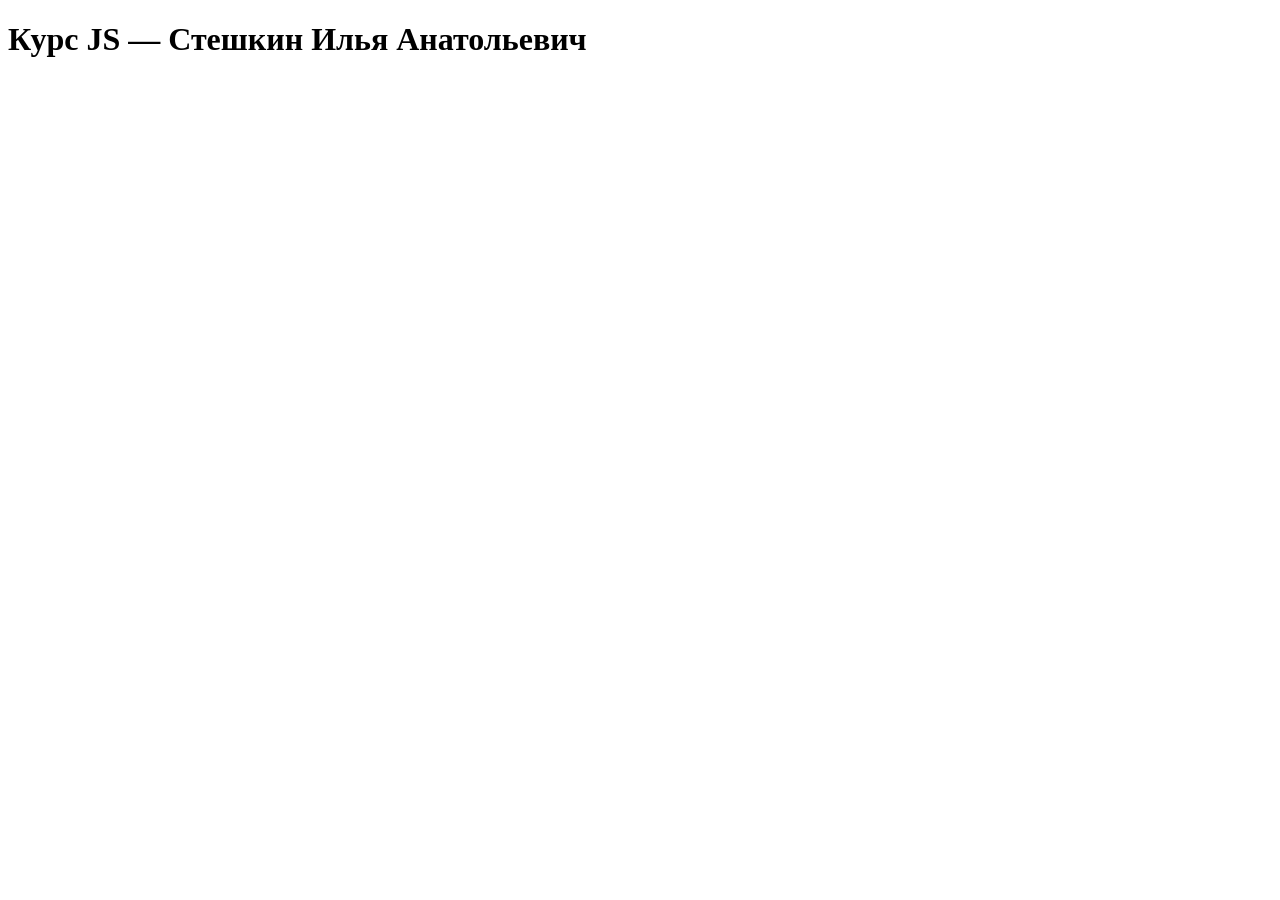
<file: task0/index.html>
<!DOCTYPE html>
<html lang="en">
<head>
    <meta charset="UTF-8">
    <meta name="viewport" content="width=device-width, initial-scale=1.0">
    <title>Курс JS — Стешкин Илья Анатольевич</title>
</head>
<body>
    <h1>Курс JS — Стешкин Илья Анатольевич</h1>
</body>
</html>
</file>
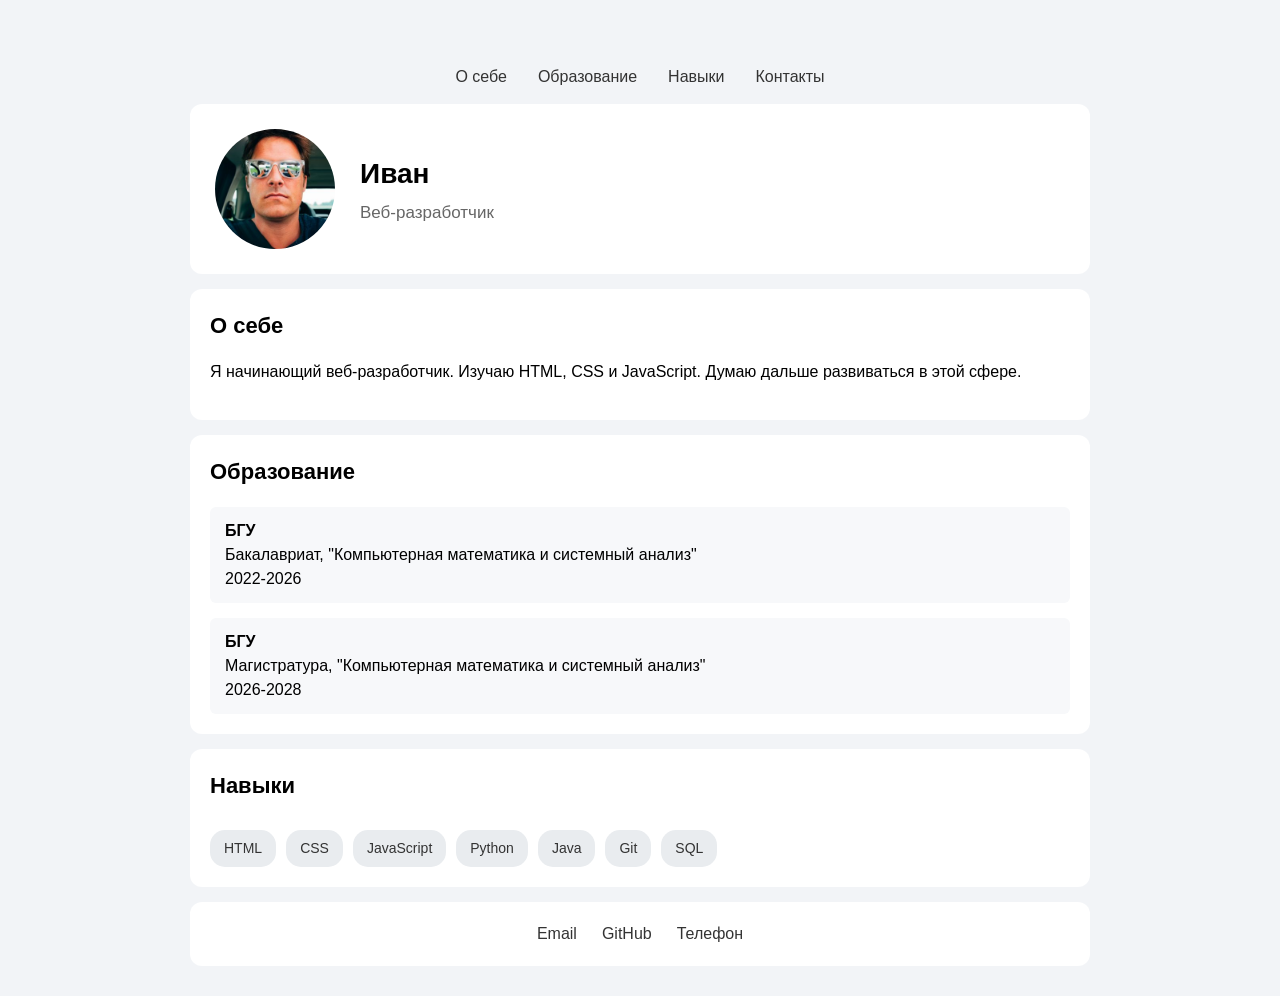
<file: task1/index.html>
<!DOCTYPE html>
<html lang="ru">
<meta charset="utf-8"> <meta name="viewport" content="width=devicewidth, initial-scale=1"> 
<head>
    <link rel="stylesheet" href="style.css">
    <meta charset="UTF-8">
    <title>Резюме</title>
</head>
<body>

    <nav>   
        <a href="#about"> О себе </a>
        <a href="#education"> Образование </a>
        <a href="#skills"> Навыки </a>
        <a href="#contacts"> Контакты </a>    
    </nav>

    <header id="top">
        <img src="image.jpg" alt="Фотография">
        <div class="header-info">
            <h2>Иван</h2>
            <p>Веб-разработчик</p>
        </div>
    </header>

    <section id="about">
        <h2>О себе</h2>
        <p>Я начинающий веб-разработчик. Изучаю HTML, CSS и JavaScript. Думаю дальше развиваться в этой сфере. </p>
    </section>

    <section id="education">
        <h2>Образование</h2>
        <ul>
            <li>
                <strong>БГУ</strong><br>
                Бакалавриат, "Компьютерная математика и системный анализ"<br>
                2022-2026 
            </li>
            <li>
                <strong>БГУ</strong><br>
                Магистратура, "Компьютерная математика и системный анализ"<br>
                2026-2028
            </li>
        </ul>
    </section>

    <section id="skills">
        <h2>Навыки</h2>
        <span class="skill">HTML</span>
        <span class="skill">CSS</span>
        <span class="skill">JavaScript</span>
        <span class="skill">Python</span>
        <span class="skill">Java</span>
        <span class="skill">Git</span>
        <span class="skill">SQL</span>
    </section>

    <footer id="contacts">
        <a href="mailto:steshkin05@gmail.com">Email</a>
        <a href="https://github.com/isteshkin">GitHub</a>
        <a href="tel:+375291234567">Телефон</a>
    </footer>

</body>
</html>
</file>
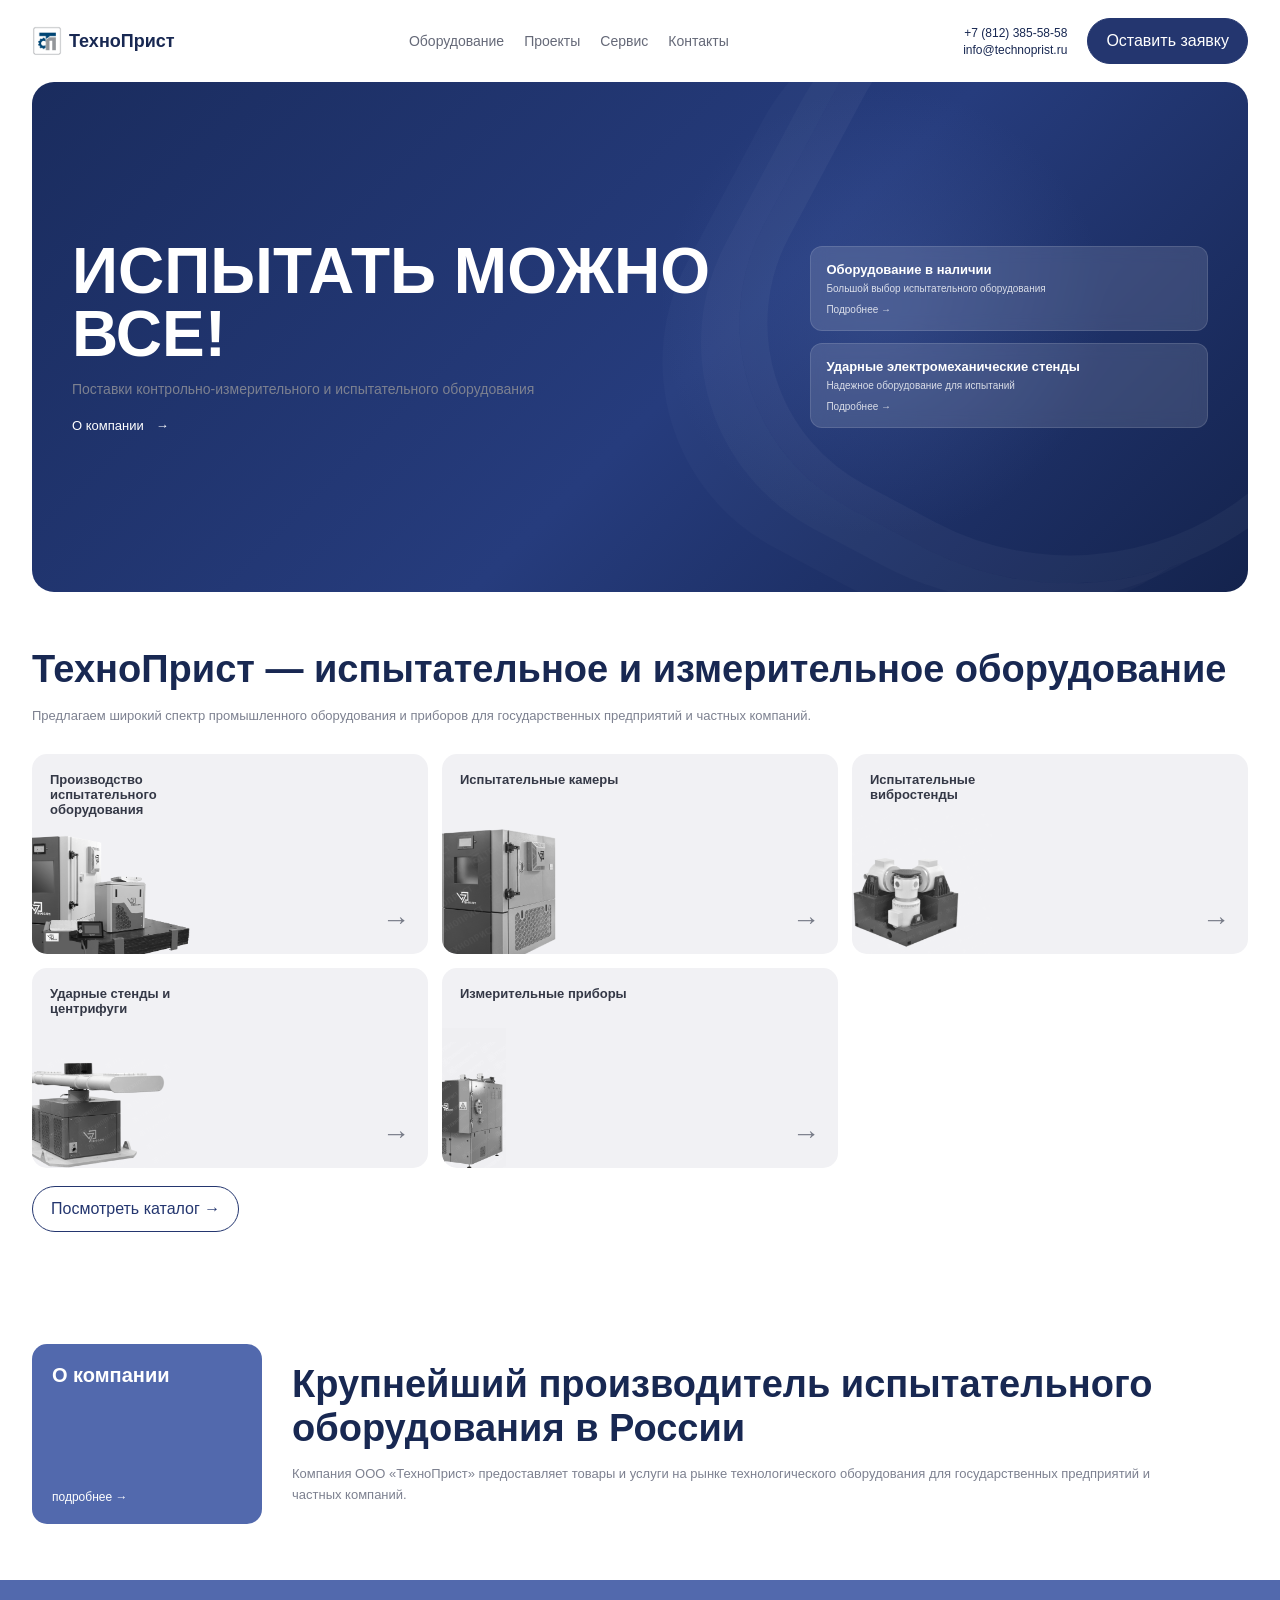
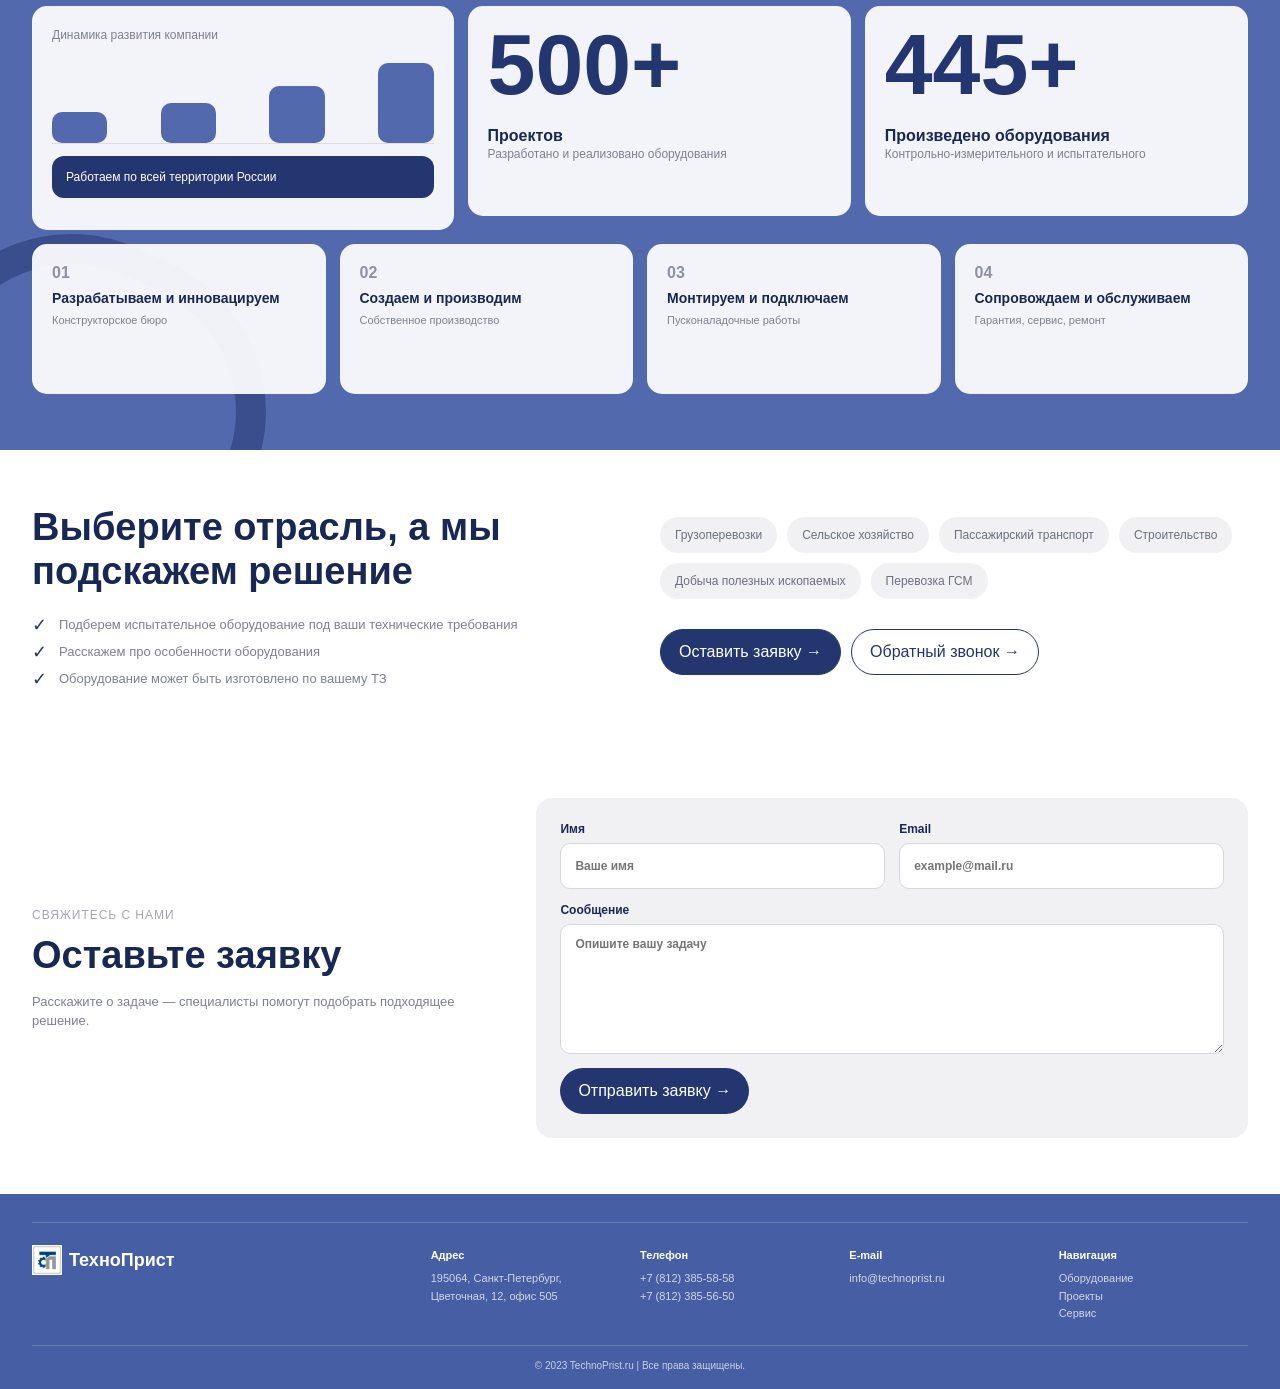
<file: task2/index.html>
<!DOCTYPE html>
<html lang="ru">
<head>
    <meta charset="UTF-8">
    <meta name="viewport" content="width=device-width, initial-scale=1.0">
    <title>ТехноПрист — испытательное и измерительное оборудование</title>
    <link rel="stylesheet" href="style.css">
</head>
<body>

<header>
    <div class="container">
        <a href="#" class="logo">
            <img src="img/logo.png" alt="Логотип">
            <span>ТехноПрист</span>
        </a>

        <nav>
            <a href="#products">Оборудование</a>
            <a href="#about">Проекты</a>
            <a href="#solutions">Сервис</a>
            <a href="#feedback">Контакты</a>
        </nav>

        <div>
            <a href="tel:+78123855858">+7 (812) 385-58-58</a>
            <a href="mailto:info@technoprist.ru">info@technoprist.ru</a>
        </div>

        <a class="btn" href="#feedback">Оставить заявку</a>

        <button aria-label="Открыть меню">
            <span></span><span></span><span></span>
        </button>
    </div>
</header>

<main>
    <section class="container hero">
        <div>
            <h1>ИСПЫТАТЬ МОЖНО ВСЕ!</h1>
            <p>Поставки контрольно-измерительного и испытательного оборудования</p>
            <a href="#about">О компании <span>→</span></a>
        </div>

        <div>
            <article>
                <strong>Оборудование в наличии</strong>
                <span>Большой выбор испытательного оборудования</span>
                <a href="#products">Подробнее →</a>
            </article>
            <article>
                <strong>Ударные электромеханические стенды</strong>
                <span>Надежное оборудование для испытаний</span>
                <a href="#products">Подробнее →</a>
            </article>
        </div>
    </section>

    <section class="container" id="products">
        <div>
            <h2>ТехноПрист — испытательное и измерительное оборудование</h2>
            <p>Предлагаем широкий спектр промышленного оборудования и приборов для государственных предприятий и частных компаний.</p>
        </div>

        <div>
            <a href="#">
                <span>Производство испытательного оборудования</span>
                <img src="img/image1.png" alt="Производство испытательного оборудования">
                <b>→</b>
            </a>
            <a href="#">
                <span>Испытательные камеры</span>
                <img src="img/image2.png" alt="Испытательные камеры">
                <b>→</b>
            </a>
            <a href="#">
                <span>Испытательные вибростенды</span>
                <img src="img/image3.png" alt="Испытательные вибростенды">
                <b>→</b>
            </a>
            <a href="#">
                <span>Ударные стенды и центрифуги</span>
                <img src="img/image4.png" alt="Ударные стенды и центрифуги">
                <b>→</b>
            </a>
            <a href="#">
                <span>Измерительные приборы</span>
                <img src="img/image5.png" alt="Измерительные приборы">
                <b>→</b>
            </a>
        </div>
        <a class="btn outline" href="#">Посмотреть каталог →</a>
    </section>

    <section class="container" id="about">
        <a href="#">О компании <span>подробнее →</span></a>
        <div>
            <h2>Крупнейший производитель испытательного оборудования в России</h2>
            <p>Компания ООО «ТехноПрист» предоставляет товары и услуги на рынке технологического оборудования для государственных предприятий и частных компаний.</p>
        </div>
    </section>

    <section id="stats">
        <div class="container">
            <div>
                <p>Динамика развития компании</p>
                <div>
                    <span></span><span></span><span></span><span></span>
                </div>
                <div>Работаем по всей территории России</div>
            </div>

            <article>
                <strong>500+</strong>
                <span>Проектов</span>
                <p>Разработано и реализовано оборудования</p>
            </article>

            <article>
                <strong>445+</strong>
                <span>Произведено оборудования</span>
                <p>Контрольно-измерительного и испытательного</p>
            </article>

            <div>
                <article><b>01</b><strong>Разрабатываем и инновацируем</strong><span>Конструкторское бюро</span></article>
                <article><b>02</b><strong>Создаем и производим</strong><span>Собственное производство</span></article>
                <article><b>03</b><strong>Монтируем и подключаем</strong><span>Пусконаладочные работы</span></article>
                <article><b>04</b><strong>Сопровождаем и обслуживаем</strong><span>Гарантия, сервис, ремонт</span></article>
            </div>
        </div>
    </section>

    <section class="container" id="solutions">
        <div>
            <h2>Выберите отрасль, а мы подскажем решение</h2>
            <ul>
                <li>Подберем испытательное оборудование под ваши технические требования</li>
                <li>Расскажем про особенности оборудования</li>
                <li>Оборудование может быть изготовлено по вашему ТЗ</li>
            </ul>
        </div>
        <div>
            <span>Грузоперевозки</span><span>Сельское хозяйство</span>
            <span>Пассажирский транспорт</span><span>Строительство</span>
            <span>Добыча полезных ископаемых</span><span>Перевозка ГСМ</span>
            <div>
                <a class="btn" href="#feedback">Оставить заявку →</a>
                <a class="btn outline" href="#">Обратный звонок →</a>
            </div>
        </div>
    </section>

    <section class="container" id="feedback">
        <div>
            <p>Свяжитесь с нами</p>
            <h2>Оставьте заявку</h2>
            <p>Расскажите о задаче — специалисты помогут подобрать подходящее решение.</p>
        </div>
        <form>
            <label>Имя 
                <input type="text" name="name" placeholder="Ваше имя" required>
            </label>
            <label>Email
                <input type="email" name="email" placeholder="example@mail.ru" required>
            </label>
            <label>Сообщение
                <textarea name="message" rows="5" placeholder="Опишите вашу задачу" required></textarea>
            </label>
            <button class="btn" type="submit">Отправить заявку →</button>
        </form>
    </section>
</main>

<footer>
    <div class="container">
        <div>
            <div>
                <a href="#" class="logo">
                    <img src="img/logo.png" alt="Логотип">
                    <span>ТехноПрист</span>
                </a>
            </div>
            <div><b>Адрес</b><p>195064, Санкт-Петербург,<br>Цветочная, 12, офис 505</p></div>
            <div><b>Телефон</b><p>+7 (812) 385-58-58<br>+7 (812) 385-56-50</p></div>
            <div><b>E-mail</b><p>info@technoprist.ru</p></div>
            <div><b>Навигация</b><p>Оборудование<br>Проекты<br>Сервис</p></div>
        </div>
        <div>© 2023 TechnoPrist.ru | Все права защищены.</div>
    </div>
</footer>

</body>
</html>
</file>
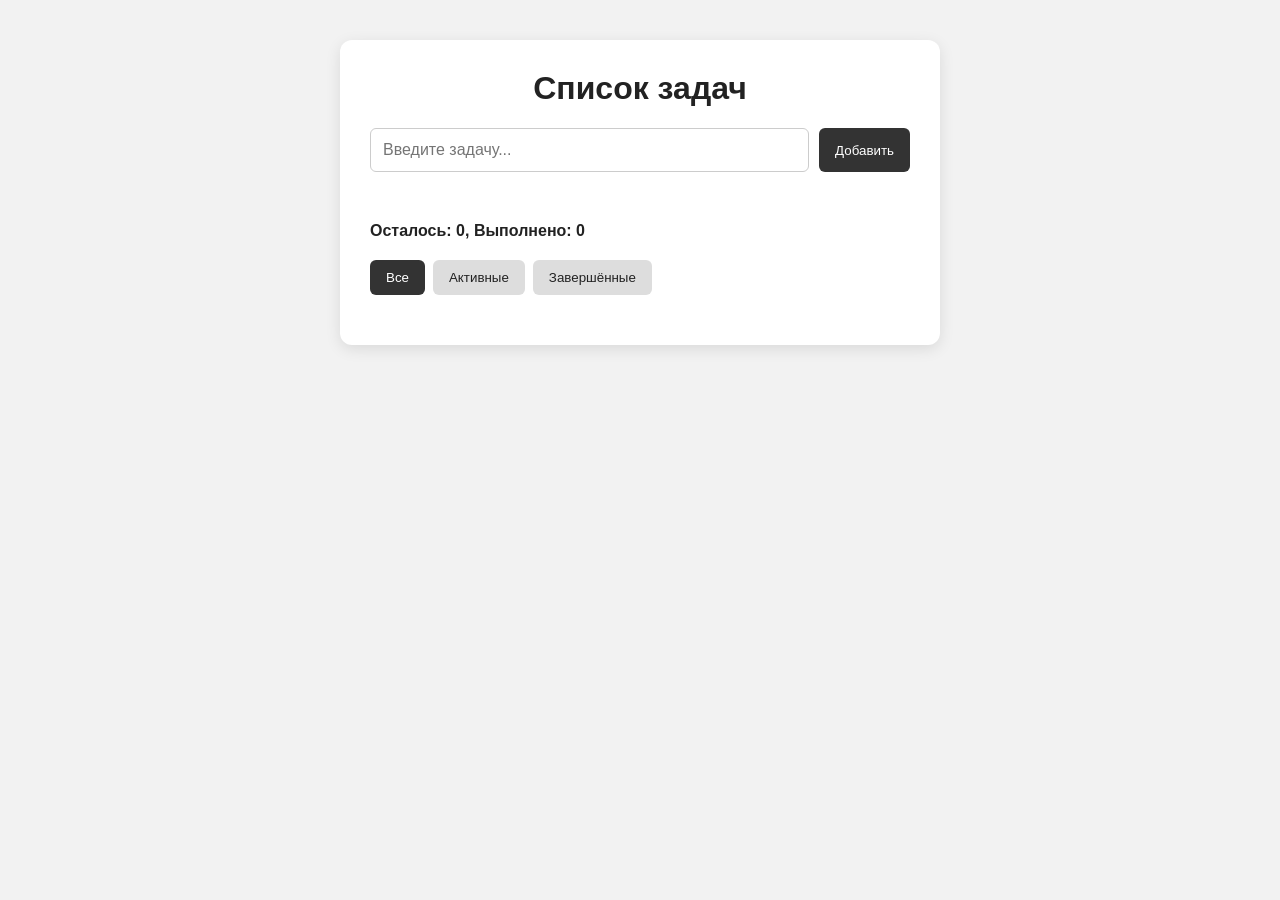
<file: task3/index.html>
<!DOCTYPE html>
<html lang="ru">
<head>
    <meta charset="UTF-8">
    <meta name="viewport" content="width=device-width, initial-scale=1.0">

    <title>Список задач</title>

    <link rel="stylesheet" href="style.css">
    <script src="script.js" defer></script>
</head>
<body>

<div class="container">
    <h1>Список задач</h1>

    <div class="task-form">
        <input
            type="text"
            id="taskInput"
            placeholder="Введите задачу..."
        >

        <button id="addButton">Добавить</button>
    </div>

    <p id="message" class="message"></p>

    <div class="counter">
        <span id="counter">Осталось: 0, Выполнено: 0</span>
    </div>

    <div class="filters">
        <button class="filter-button active" data-filter="all">
            Все
        </button>

        <button class="filter-button" data-filter="active">
            Активные
        </button>

        <button class="filter-button" data-filter="completed">
            Завершённые
        </button>
    </div>

    <ul id="taskList"></ul>
</div>

</body>
</html>
</file>
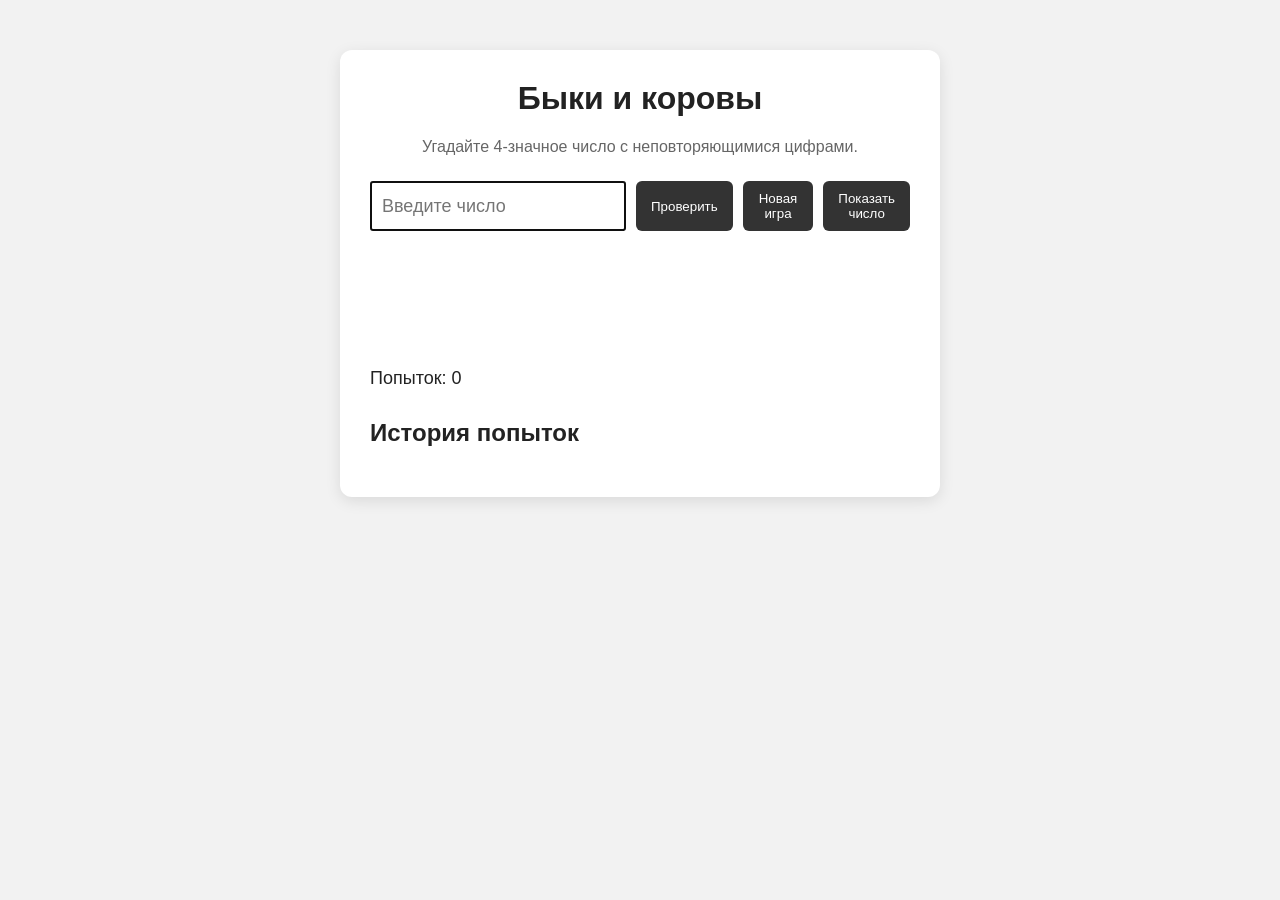
<file: task4/index.html>
<!DOCTYPE html>
<html lang="ru">
<head>
    <meta charset="UTF-8">
    <meta name="viewport" content="width=device-width, initial-scale=1.0">
    <title>Быки и коровы</title>
    <link rel="stylesheet" href="style.css">
</head>
<body>

<div class="game">
    <h1>Быки и коровы</h1>

    <p class="rules">
        Угадайте 4-значное число с неповторяющимися цифрами.
    </p>

    <div class="controls">
        <input
            type="text"
            id="guessInput"
            maxlength="6"
            placeholder="Введите число"
            autocomplete="off"
        >

        <button id="checkButton">Проверить</button>
        <button id="newGameButton">Новая игра</button>
        <button id="showNumberButton">Показать число</button>
    </div>

    <p id="errorMessage" class="message error"></p>
    <p id="resultMessage" class="message"></p>
    <p id="secretMessage" class="message secret"></p>

    <div class="attempts">
        Попыток: <span id="attemptsCount">0</span>
    </div>

    <h2>История попыток</h2>

    <ul id="history"></ul>
</div>

<script src="js/model.js"></script>
<script src="js/view.js"></script>
<script src="js/controller.js"></script>
</body>
</html>
</file>
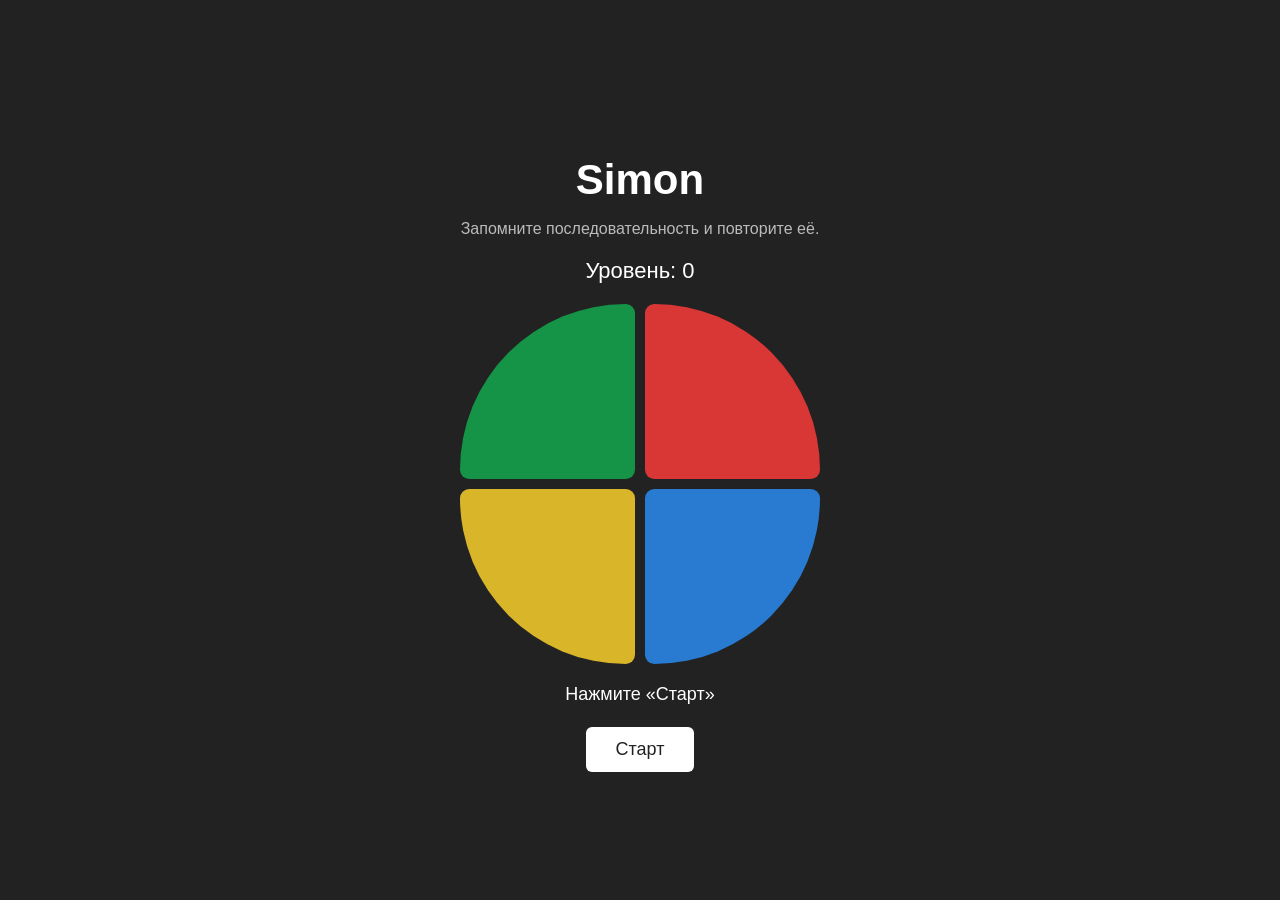
<file: task5/index.html>
<!DOCTYPE html>
<html lang="ru">
<head>
    <meta charset="UTF-8">
    <meta name="viewport" content="width=device-width, initial-scale=1.0">
    <title>Simon</title>
    <link rel="stylesheet" href="style.css">
</head>
<body>

<div class="game">
    <h1>Simon</h1>

    <p class="description">
        Запомните последовательность и повторите её.
    </p>

    <div class="info">
        Уровень: <span id="level">0</span>
    </div>

    <div class="simon-board">
        <button class="simon-button green" data-index="0"></button>
        <button class="simon-button red" data-index="1"></button>
        <button class="simon-button yellow" data-index="2"></button>
        <button class="simon-button blue" data-index="3"></button>
    </div>


    
    <p id="message">Нажмите «Старт»</p>

    <button id="startButton">Старт</button>
</div>

<script src="model.js"></script>
<script src="view.js"></script>
<script src="controller.js"></script>
</body>
</html>
</file>
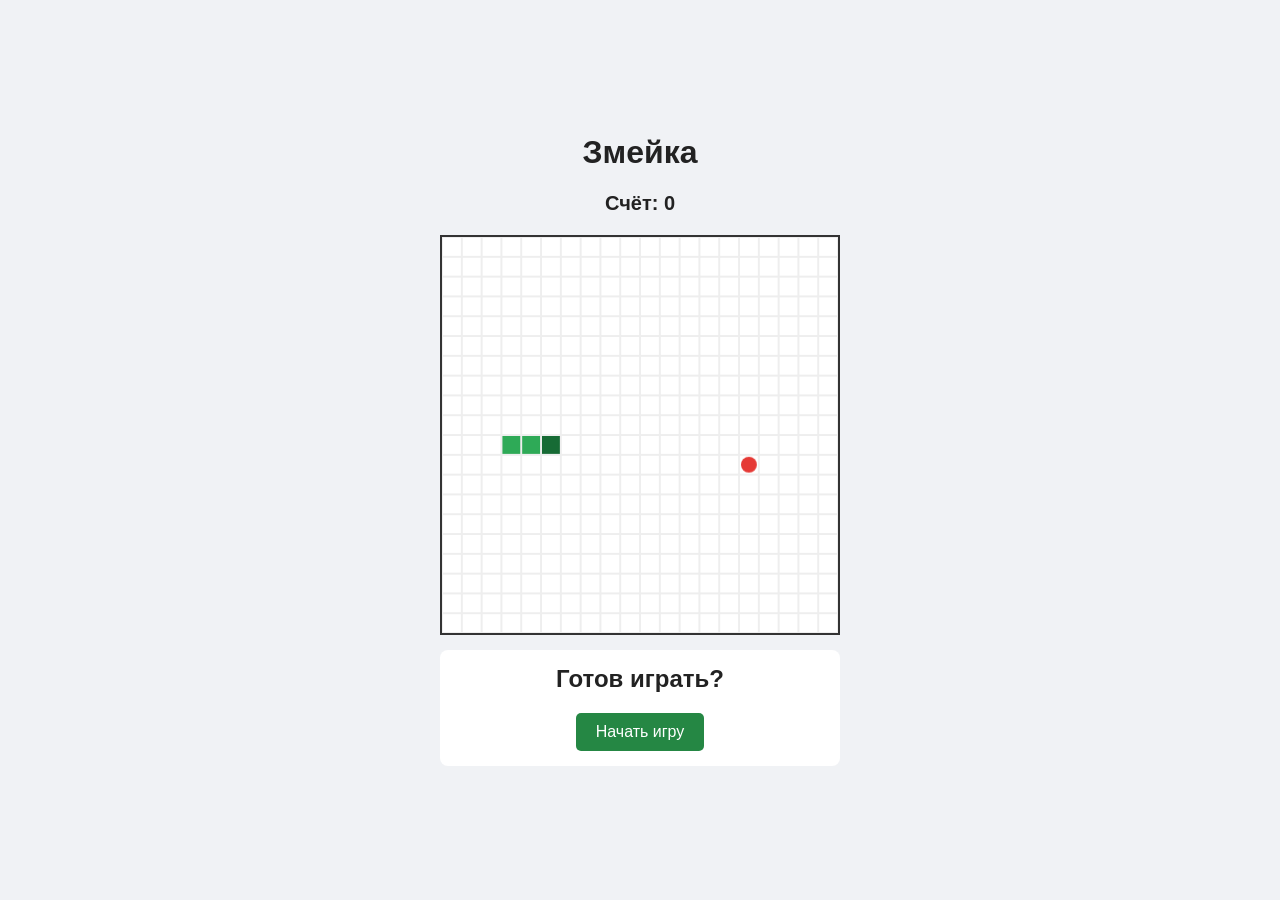
<file: task6/index.html>
<!DOCTYPE html>
<html lang="ru">
<head>
    <meta charset="UTF-8">
    <meta name="viewport" content="width=device-width, initial-scale=1.0">
    <title>Змейка</title>
    <link rel="stylesheet" href="style.css">

    <script src="model.js" defer></script>
    <script src="view.js" defer></script>
    <script src="controller.js" defer></script>
</head>
<body>
    <main class="game">
        <h1>Змейка</h1>

        <p class="score">
            Счёт: <span id="score">0</span>
        </p>

        <canvas id="gameCanvas" width="400" height="400">
            Ваш браузер не поддерживает Canvas.
        </canvas>

        <section id="startScreen" class="game-message">
            <h2>Готов играть?</h2>
            <button id="startButton">Начать игру</button>
        </section>

        <section id="gameOver" class="game-message" hidden>
            <h2>Игра окончена!</h2>
            <p>Ваш счёт: <span id="finalScore">0</span></p>
            <button id="restartButton">Начать заново</button>
        </section>
    </main>
</body>
</html>
</file>
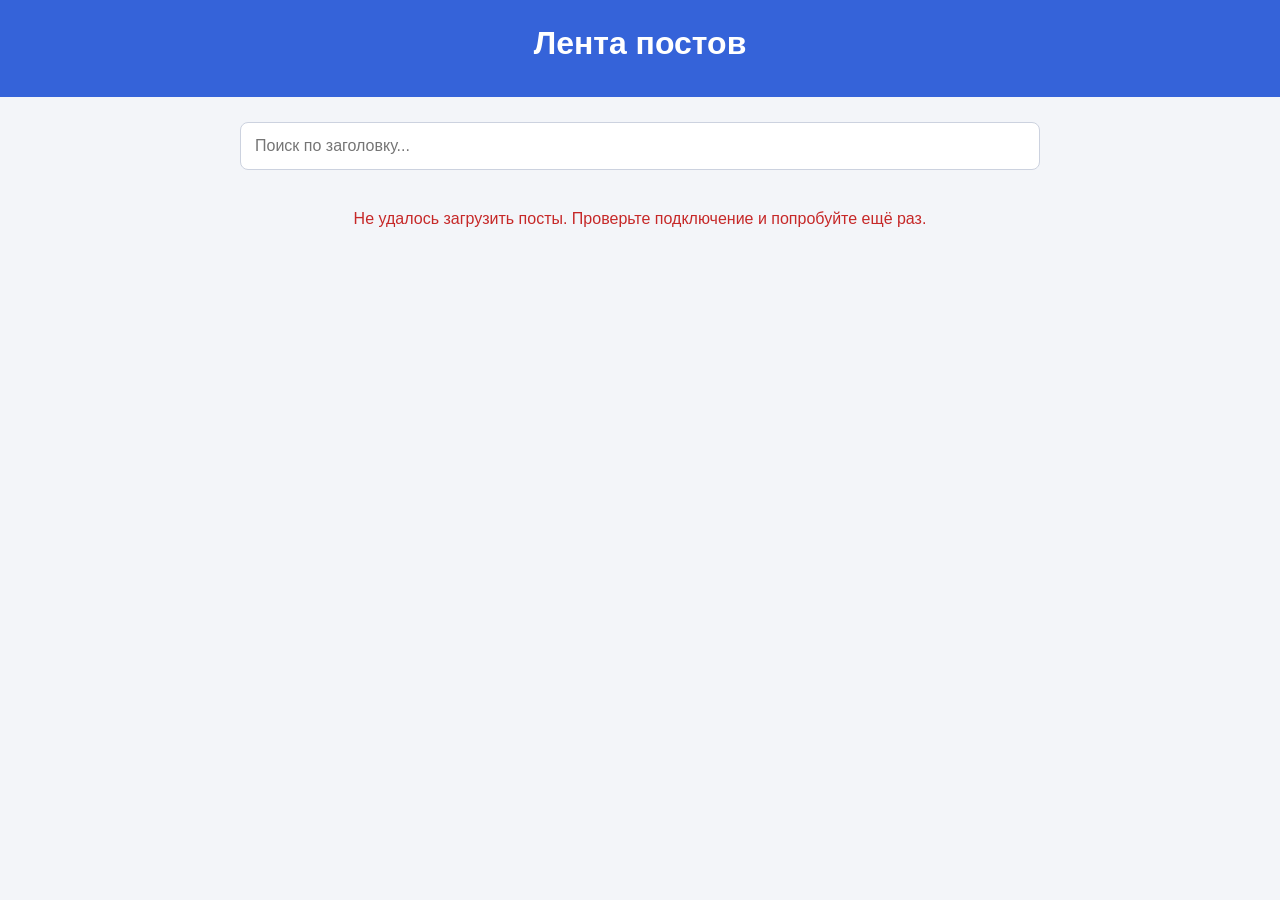
<file: task7/index.html>
<!DOCTYPE html>
<html lang="ru">
<head>
    <meta charset="UTF-8">
    <meta name="viewport" content="width=device-width, initial-scale=1.0">
    <title>Лента постов</title>
    <link rel="stylesheet" href="style.css">
    <script type="module" src="controller.js"></script>
</head>
<body>
    <header class="header">
        <h1>Лента постов</h1>
    </header>

    <main class="container">
        <input
            type="text"
            id="searchInput"
            placeholder="Поиск по заголовку..."
            autocomplete="off"
        >

        <div id="posts" class="posts"></div>

        <div id="loading" class="message" hidden>
            Загрузка…
        </div>

        <div id="error" class="message error" hidden></div>

        <div id="endMessage" class="message" hidden>
            Больше постов нет
        </div>

        <div id="sentinel"></div>
    </main>
</body>
</html>
</file>
<file: task1/style.css>
* {
    box-sizing: border-box;
}

body {
    margin: 0;
    padding: 30px;
    background-color: #f2f4f7;
    font-family: Arial, sans-serif;
    line-height: 1.5;
}

header {
    display: flex;
    justify-content: flex-start;
    align-items: center;
    flex-wrap: wrap;
    gap: 25px;

    max-width: 900px;
    margin: 0 auto;
    padding: 25px;

    background-color: white;
    border-radius: 12px;
}

header img {
    width: 120px;
    height: 120px;
    object-fit: cover;
    border-radius: 50%;
}

.header-info {
    display: flex;
    flex-direction: column;
    gap: 5px;
}

header h2 {
    margin: 0;
    font-size: 28px;
}

header p {
    margin: 0;
    color: #666;
    font-size: 17px;
}



section {
    max-width: 900px;
    margin: 15px auto 0;
    padding: 20px;

    background-color: white;
    border-radius: 12px;
}

section h2 {
    margin-top: 0;
    font-size: 22px;
}

ul {
    list-style-type: none;
    padding: 0;
    margin: 0;
}

#education li {
    margin-bottom: 15px;
    padding: 12px 15px;

    background-color: #f7f8fa;
    border-radius: 6px;
}

#education li:last-child {
    margin-bottom: 0;
}

#skills {
    display: flex;
    flex-direction: row;
    flex-wrap: wrap;
    gap: 10px;
}

#skills h2 {
    width: 100%;
}

#skills .skill {
    padding: 8px 14px;
    background-color: #e9ecef;
    color: #333;
    border-radius: 15px;
    font-size: 14px;
}

footer {
    display: flex;
    justify-content: center;
    align-items: center;
    flex-direction: row;
    flex-wrap: wrap;
    gap: 25px;

    max-width: 900px;
    margin: 15px auto 0;
    padding: 20px;

    background-color: white;
    border-radius: 12px;
}

footer a {
    color: #333;
    text-decoration: none;
}

footer a:hover {
    color: #0077cc;
}

nav {
    display: flex;
    justify-content: center;
    align-items: center;
    flex-direction: row;
    flex-wrap: wrap;
    gap: 15px;

    max-width: 900px;
    margin: 20px auto 0;
    padding: 10px;
}

nav a {
    color: #333;
    text-decoration: none;
    padding: 5px 8px;
}

nav a:hover {
    color: #0077cc;
}
</file>
<file: task2/style.css>
* {
    box-sizing: border-box;
}

:root {
    --blue: #24366f;
    --blue-light: #5269ad;
    --blue-dark: #182852;
    --text: #343846;
    --muted: #7d8190;
    --light: #f1f1f4;
}

html {
    scroll-behavior: smooth;
}

body {
    margin: 0;
    font-family: Arial, Helvetica, sans-serif;
    color: var(--text);
    background: #fff;
    overflow-x: hidden;
}

a {
    color: inherit;
    text-decoration: none;
}

button, input, textarea {
    font: inherit;
}

.container {
    width: min(100% - 32px, 1400px);
    margin-inline: auto;
}

/* Header */
header {
    background: #fff;
    padding: 14px 0;
}

header > .container {
    display: grid;
    grid-template-columns: 1fr auto;
    align-items: center;
    gap: 16px;
}

.logo {
    display: flex;
    align-items: center;
    gap: 7px;
    font-weight: 800;
    font-size: 18px;
    color: var(--blue-dark);
}

.logo img {
    display: block;
    width: 30px;
    height: auto;
}

header nav {
    display: flex;
    align-items: center;
}

header div:has(> a[href^="tel"]) {
    display: flex;
    flex-direction: column;
    align-items: flex-end;
    gap: 3px;
    font-size: 9px;
    color: var(--blue-dark);
}

header > .container > .btn {
    margin-left: 10px;
}

header button {
    width: 46px;
    height: 46px;
    border: 0;
    background: var(--light);
    border-radius: 10px;
    padding: 10px;
    display: flex;
    flex-direction: column;
    justify-content: center;
    gap: 5px;
    cursor: pointer;
}

header button span {
    display: block;
    width: 100%;
    height: 2px;
    background: var(--blue-dark);
}

/* Buttons */
.btn {
    min-height: 46px;
    display: inline-flex;
    align-items: center;
    justify-content: center;
    padding: 10px 18px;
    border-radius: 24px;
    border: 1px solid var(--blue);
    color: white;
    background: var(--blue);
    transition: transform .25s ease, background-color .25s ease, color .25s ease, box-shadow .25s ease;
}

.btn:hover {
    background: var(--blue-dark);
    transform: translateY(-2px);
    box-shadow: 0 8px 18px rgba(36, 54, 111, .18);
}

.btn.outline {
    color: var(--blue);
    background: transparent;
}

.btn.outline:hover {
    color: white;
    background: var(--blue);
}

/* Hero Section */
main > section.hero {
    min-height: 440px;
    position: relative;
    overflow: hidden;
    border-radius: 22px;
    background:
        radial-gradient(circle at 70% 45%, rgba(91, 116, 184, .25), transparent 25%),
        linear-gradient(135deg, #1a2c5e, #263c7d 55%, #14234d);
    color: white;
    display: grid;
    grid-template-columns: 1fr;
    align-items: end;
    padding: 42px 28px;
}

main > section.hero::after {
    content: "";
    position: absolute;
    width: 550px;
    height: 550px;
    right: -130px;
    top: -100px;
    border-radius: 45% 55% 60% 40%;
    border: 28px solid rgba(255,255,255,.035);
    transform: rotate(28deg);
    box-shadow: -25px 35px 0 rgba(255,255,255,.025), -50px 70px 0 rgba(255,255,255,.02);
}

main > section.hero > div {
    position: relative;
    z-index: 1;
}

main > section.hero h1 {
    max-width: 720px;
    margin: 0 0 14px;
    font-size: clamp(34px, 8vw, 76px);
    line-height: .98;
    font-weight: 800;
}

main > section.hero > div:first-child > p {
    max-width: 560px;
    font-size: 14px;
    line-height: 1.5;
}

main > section.hero > div:first-child > a {
    display: inline-flex;
    gap: 12px;
    margin-top: 18px;
    font-size: 13px;
}

main > section.hero > div:last-child {
    display: flex;
    flex-direction: column;
    gap: 10px;
    margin-top: 28px;
}

main > section.hero > div:last-child article {
    display: flex;
    flex-direction: column;
    gap: 6px;
    padding: 15px;
    background: rgba(255,255,255,.13);
    border: 1px solid rgba(255,255,255,.12);
    border-radius: 12px;
    backdrop-filter: blur(8px);
}

main > section.hero article strong {
    font-size: 13px;
}

main > section.hero article span,
main > section.hero article a {
    font-size: 10px;
    opacity: .8;
}

main > section.hero article a {
    margin-top: 4px;
}

/* Common Section Spacing and Headings */
main > section {
    padding-block: 56px;
}

main section h2 {
    margin: 0 0 14px;
    font-size: clamp(24px, 5vw, 38px);
    line-height: 1.15;
    color: var(--blue-dark);
}

main section p {
    max-width: 900px;
    margin: 0;
    color: var(--muted);
    line-height: 1.55;
    font-size: 13px;
}

/* Products Section */
#products > div:nth-child(2) {
    margin-top: 28px;
    display: grid;
    grid-template-columns: 1fr;
    gap: 12px;
}

#products > div:nth-child(2) > a {
    min-height: 190px;
    position: relative;
    overflow: hidden;
    padding: 18px;
    border-radius: 15px;
    background: var(--light);
    display: flex;
    flex-direction: column;
    transition: transform .25s ease, box-shadow .25s ease;
}

#products > div:nth-child(2) > a:hover {
    transform: translateY(-5px);
    box-shadow: 0 14px 30px rgba(28, 40, 78, .12);
}

#products > div:nth-child(2) > a > span {
    max-width: 180px;
    font-size: 13px;
    font-weight: 700;
}

#products > div:nth-child(2) > a b {
    position: absolute;
    right: 18px;
    bottom: 18px;
    font-size: 28px;
    font-weight: 400;
    color: #777b87;
}

#products > div:nth-child(2) > a img {
    position: absolute;
    left: -30px;
    bottom: -30px;
    width: 95%;
    height: 170px;
    object-fit: contain;
    object-position: left bottom;
    filter: grayscale(100%);
}

#products > .btn {
    margin-top: 18px;
}

/* About Section */
#about {
    display: grid;
    grid-template-columns: 1fr;
    gap: 24px;
}

#about > a {
    min-height: 150px;
    padding: 20px;
    border-radius: 15px;
    color: white;
    background: var(--blue-light);
    display: flex;
    flex-direction: column;
    justify-content: space-between;
    font-size: 20px;
    font-weight: 700;
}

#about > a span {
    font-size: 12px;
    font-weight: 400;
}

/* Stats Section */
#stats {
    padding-block: 26px 56px;
    background: var(--blue-light);
    color: white;
    position: relative;
    overflow: hidden;
}

#stats::before {
    content: "";
    position: absolute;
    width: 300px;
    height: 300px;
    left: -100px;
    bottom: -150px;
    border: 30px solid rgba(17, 30, 80, .35);
    border-radius: 45%;
    transform: rotate(25deg);
}

#stats > .container {
    position: relative;
    z-index: 1;
    display: grid;
    grid-template-columns: 1fr;
    gap: 14px;
}

#stats > .container > div:first-child,
#stats article {
    background: rgba(255,255,255,.93);
    color: var(--blue-dark);
    border-radius: 15px;
    padding: 20px;
}

#stats > .container > div:first-child p {
    margin: 0 0 10px;
    font-size: 12px;
    color: var(--muted);
}

#stats > .container > div:first-child > div:nth-child(2) {
    height: 90px;
    display: flex;
    align-items: end;
    gap: 14%;
    border-bottom: 1px solid #ddd;
}

#stats > .container > div:first-child > div:nth-child(2) span {
    width: 100%;
    height: 35%;
    border-radius: 10px;
    background: var(--blue-light);
}

#stats > .container > div:first-child > div:nth-child(2) span:nth-child(2) { height: 45%; }
#stats > .container > div:first-child > div:nth-child(2) span:nth-child(3) { height: 65%; }
#stats > .container > div:first-child > div:nth-child(2) span:nth-child(4) { height: 90%; }

#stats > .container > div:first-child > div:last-child {
    margin-top: 12px;
    padding: 14px;
    border-radius: 12px;
    background: var(--blue);
    color: white;
    font-size: 12px;
}

#stats > .container > article strong {
    display: block;
    font-size: clamp(52px, 12vw, 86px);
    line-height: .9;
    color: var(--blue);
}

#stats > .container > article span {
    display: block;
    margin-top: 24px;
    font-weight: 700;
}

#stats > .container > article p {
    margin-bottom: 0;
    color: var(--muted);
    font-size: 12px;
}

#stats > .container > div:last-child {
    display: grid;
    grid-template-columns: 1fr;
    gap: 12px;
}

#stats > .container > div:last-child article {
    display: flex;
    flex-direction: column;
    gap: 8px;
}

#stats > .container > div:last-child b {
    font-size: 16px;
    color: #8c92a2;
}

#stats > .container > div:last-child strong {
    font-size: 14px;
}

#stats > .container > div:last-child span {
    color: var(--muted);
    font-size: 11px;
}

/* Solutions Section */
#solutions {
    display: grid;
    grid-template-columns: 1fr;
    gap: 30px;
}

#solutions ul {
    list-style: none;
    padding: 0;
    margin: 24px 0 0;
    display: flex;
    flex-direction: column;
    gap: 12px;
}

#solutions li {
    position: relative;
    padding-left: 27px;
    font-size: 13px;
    color: var(--muted);
}

#solutions li::before {
    content: "✓";
    position: absolute;
    left: 0;
    top: -3px;
    color: var(--blue);
    font-size: 18px;
}

#solutions > div:last-child {
    display: flex;
    flex-wrap: wrap;
    align-content: flex-start;
    gap: 10px;
}

#solutions > div:last-child > span {
    padding: 11px 15px;
    border-radius: 22px;
    background: var(--light);
    color: #6c7080;
    font-size: 12px;
}

#solutions > div:last-child > div {
    width: 100%;
    display: flex;
    flex-wrap: wrap;
    gap: 10px;
    margin-top: 18px;
}

/* Feedback Section */
#feedback {
    display: grid;
    grid-template-columns: 1fr;
    gap: 25px;
}

#feedback > div > p:first-child {
    margin: 0 0 10px;
    font-size: 12px;
    text-transform: uppercase;
    letter-spacing: .08em;
    opacity: .7;
}

#feedback > div > p:last-child {
    color: var(--muted);
    line-height: 1.5;
}

#feedback form {
    display: grid;
    grid-template-columns: 1fr;
    gap: 14px;
    padding: 24px;
    border-radius: 16px;
    background: var(--light);
}

#feedback label {
    display: flex;
    flex-direction: column;
    gap: 7px;
    font-size: 12px;
    font-weight: 700;
    color: var(--blue-dark);
}

input, textarea {
    width: 100%;
    min-height: 46px;
    padding: 12px 14px;
    border: 1px solid #d5d7de;
    border-radius: 10px;
    background: white;
    color: var(--text);
    outline: none;
    resize: vertical;
    transition: border-color .2s ease, box-shadow .2s ease;
}

textarea {
    min-height: 130px;
}

input:hover, textarea:hover {
    border-color: #9ca3b7;
}

input:focus, textarea:focus {
    border-color: var(--blue);
    box-shadow: 0 0 0 3px rgba(82, 105, 173, .15);
}

#feedback button {
    border: 0;
    cursor: pointer;
}

/* Footer */
footer {
    padding: 28px 0 18px;
    background: #465fa4;
    color: white;
}

footer > .container > div:first-child {
    display: grid;
    grid-template-columns: 1fr;
    gap: 18px;
    padding: 22px 0;
    border-top: 1px solid rgba(255,255,255,.2);
    border-bottom: 1px solid rgba(255,255,255,.2);
}

footer .logo {
    color: white;
}

footer p {
    margin: 7px 0 0;
    color: rgba(255,255,255,.75);
    font-size: 11px;
    line-height: 1.6;
}

footer b {
    font-size: 11px;
}

footer > .container > div:last-child {
    padding-top: 14px;
    text-align: center;
    color: rgba(255,255,255,.7);
    font-size: 10px;
}

/* Media Queries */
@media (min-width: 768px) {
    .container {
        width: min(100% - 64px, 1400px);
    }

    header {
        padding: 18px 0;
    }

    header > .container {
        grid-template-columns: auto 1fr auto;
        grid-template-rows: auto auto;
        gap: 14px 24px;
    }

    header .logo {
        grid-column: 1;
        grid-row: 1;
    }

    header div:has(> a[href^="tel"]) {
        grid-column: 2;
        grid-row: 1;
        font-size: 12px;
        white-space: nowrap;
    }

    header > .container > .btn {
        grid-column: 3;
        grid-row: 1;
        display: inline-flex;
        margin: 0;
        flex-shrink: 0;
    }

    header nav {
        grid-column: 1 / -1;
        grid-row: 2;
        justify-content: center;
        gap: 25px;
        width: 100%;
        padding-top: 4px;
    }

    header nav a {
        font-size: 14px;
        color: #656978;
        transition: color .2s ease;
        white-space: nowrap;
    }

    header nav a:hover {
        color: var(--blue);
    }

    header button {
        display: none;
    }

    main > section.hero {
        min-height: 510px;
        grid-template-columns: 1.3fr .7fr;
        align-items: center;
        padding: 50px 40px;
    }

    main > section.hero h1 {
        font-size: clamp(48px, 7vw, 64px);
    }

    main > section.hero > div:last-child {
        margin-top: 0;
        gap: 12px;
    }

    main > section.hero article {
        padding: 18px;
    }

    #products > div:nth-child(2) {
        grid-template-columns: repeat(3, 1fr);
        gap: 14px;
    }

    #products > div:nth-child(2) > a {
        min-height: 200px;
    }

    #about {
        grid-template-columns: 230px 1fr;
        align-items: center;
        gap: 30px;
    }

    #about > a {
        min-height: 180px;
    }

    #stats > .container {
        grid-template-columns: 1.1fr 1fr 1fr;
        gap: 14px;
    }

    #stats > .container > div:first-child {
        grid-row: span 2;
    }

    #stats article {
        min-height: 210px;
    }

    #stats article strong {
        font-size: clamp(52px, 8vw, 76px);
    }

    #stats > .container > div:last-child {
        grid-column: 1 / -1;
        grid-template-columns: repeat(4, 1fr);
        gap: 14px;
    }

    #stats > .container > div:last-child article {
        min-height: 150px;
    }

    #solutions {
        grid-template-columns: 1fr 1fr;
        align-items: center;
        gap: 40px;
    }

    #solutions > div:last-child > div {
        margin-top: 20px;
    }

    #feedback {
        grid-template-columns: .8fr 1.2fr;
        align-items: center;
        gap: 30px;
    }

    #feedback form {
        grid-template-columns: 1fr 1fr;
    }

    #feedback label:nth-child(3),
    #feedback button {
        grid-column: 1 / -1;
    }

    #feedback button {
        justify-self: start;
    }

    footer > .container > div:first-child {
        grid-template-columns: 2fr repeat(4, 1fr);
        gap: 20px;
    }
}

@media (min-width: 1200px) {
    header > .container {
        grid-template-columns: auto 1fr auto auto !important;
        grid-template-rows: auto !important;
        gap: 20px;
    }

    header .logo {
        grid-column: 1 !important;
        grid-row: 1 !important;
    }

    header nav {
        grid-column: 2 !important;
        grid-row: 1 !important;
        width: auto !important;
        padding-top: 0 !important;
        gap: 20px;
    }

    header div:has(> a[href^="tel"]) {
        grid-column: 3 !important;
        grid-row: 1 !important;
    }

    header > .container > .btn {
        grid-column: 4 !important;
        grid-row: 1 !important;
    }
}
</file>
<file: task3/style.css>
* {
    box-sizing: border-box;
}

body {
    margin: 0;
    padding: 40px 20px;

    font-family: Arial, sans-serif;
    background-color: #f2f2f2;
    color: #222;
}

.container {
    max-width: 600px;
    margin: 0 auto;
    padding: 30px;

    background-color: white;
    border-radius: 12px;
    box-shadow: 0 4px 15px rgba(0, 0, 0, 0.1);
}

h1 {
    margin-top: 0;
    text-align: center;
}

.task-form {
    display: flex;
    gap: 10px;
}

#taskInput {
    flex: 1;
    padding: 12px;

    border: 1px solid #ccc;
    border-radius: 6px;

    font-size: 16px;
}

button {
    padding: 10px 16px;

    border: none;
    border-radius: 6px;

    background-color: #333;
    color: white;

    cursor: pointer;
}

button:hover {
    opacity: 0.8;
}

.message {
    min-height: 20px;
    margin: 10px 0;

    color: #d33;
}

.counter {
    margin: 20px 0;
    font-weight: bold;
}

.filters {
    display: flex;
    gap: 8px;
    margin-bottom: 20px;
}

.filter-button {
    background-color: #ddd;
    color: #222;
}

.filter-button.active {
    background-color: #333;
    color: white;
}

#taskList {
    list-style: none;
    padding: 0;
    margin: 0;
}

.task {
    display: flex;
    align-items: center;
    gap: 10px;

    padding: 12px;
    margin-bottom: 10px;

    border: 1px solid #ddd;
    border-radius: 6px;
}

.task-text {
    flex: 1;
}

.completed .task-text {
    text-decoration: line-through;
    opacity: 0.6;
}

.complete-button {
    background-color: #4caf50;
}

.delete-button {
    background-color: #d33;
}

@media (max-width: 600px) {
    .task-form {
        flex-direction: column;
    }

    .filters {
        flex-direction: column;
    }

    .task {
        flex-wrap: wrap;
    }
}
</file>
<file: task4/style.css>
* {
    box-sizing: border-box;
}

body {
    margin: 0;
    font-family: Arial, sans-serif;
    background: #f2f2f2;
    color: #222;
}

.game {
    width: min(600px, 90%);
    margin: 50px auto;
    padding: 30px;
    background: white;
    border-radius: 12px;
    box-shadow: 0 4px 15px rgba(0, 0, 0, 0.1);
}

h1 {
    text-align: center;
    margin-top: 0;
}

.rules {
    text-align: center;
    color: #666;
}

.controls {
    display: flex;
    gap: 10px;
    margin-top: 25px;
}

input {
    flex: 1;
    padding: 10px;
    font-size: 18px;
}

button {
    padding: 10px 15px;
    border: none;
    border-radius: 6px;
    cursor: pointer;
    background: #333;
    color: white;
}

button:hover {
    background: #555;
}

button:disabled,
input:disabled {
    opacity: 0.5;
    cursor: not-allowed;
}

.message {
    min-height: 24px;
    margin: 15px 0 5px;
}

.error {
    color: #d32f2f;
}

#resultMessage {
    color: #1976d2;
    font-weight: bold;
}

#secretMessage {
    color: #b8860b;
    font-weight: bold;
}

.attempts {
    margin-top: 20px;
    font-size: 18px;
}

h2 {
    margin-top: 30px;
}

#history {
    padding: 0;
    list-style: none;
}

#history li {
    padding: 10px;
    margin-bottom: 5px;
    background: #f5f5f5;
    border-radius: 5px;
}
</file>
<file: task5/style.css>
* {
    box-sizing: border-box;
}

body {
    margin: 0;
    min-height: 100vh;

    display: flex;
    justify-content: center;
    align-items: center;

    font-family: Arial, sans-serif;
    background: #222;
    color: white;
}

.game {
    text-align: center;
}

h1 {
    margin-bottom: 5px;
    font-size: 42px;
}

.description {
    color: #bbb;
}

.info {
    margin: 20px 0;
    font-size: 22px;
}

.simon-board {
    width: 360px;
    height: 360px;

    display: grid;
    grid-template-columns: 1fr 1fr;
    grid-template-rows: 1fr 1fr;

    gap: 10px;
    margin: 20px auto;
}

.simon-button {
    border: none;
    cursor: pointer;

    transition:
        transform 0.1s,
        filter 0.1s;
}

.simon-button:hover {
    filter: brightness(1.15);
}

.simon-button:active {
    transform: scale(0.97);
}

.green {
    background: #159447;
    border-radius: 180px 10px 10px 10px;
}

.red {
    background: #d93636;
    border-radius: 10px 180px 10px 10px;
}

.yellow {
    background: #d8b529;
    border-radius: 10px 10px 10px 180px;
}

.blue {
    background: #287bd1;
    border-radius: 10px 10px 180px 10px;
}

.simon-button.active {
    filter: brightness(1.8);
    transform: scale(1.04);
}

#message {
    min-height: 25px;
    font-size: 18px;
}

#startButton {
    padding: 12px 30px;

    border: none;
    border-radius: 6px;

    background: white;
    color: #222;

    font-size: 18px;
    cursor: pointer;
}

#startButton:hover {
    background: #ddd;
}

#startButton:disabled {
    opacity: 0.5;
    cursor: not-allowed;
}
</file>
<file: task6/style.css>
* {
    box-sizing: border-box;
}

body {
    margin: 0;
    min-height: 100vh;
    display: flex;
    justify-content: center;
    align-items: center;
    background: #f0f2f5;
    font-family: Arial, sans-serif;
    color: #222;
}

.game {
    text-align: center;
    padding: 20px;
}

h1 {
    margin-top: 0;
}

.score {
    font-size: 20px;
    font-weight: bold;
}

canvas {
    display: block;
    width: 400px;
    height: 400px;
    max-width: 100%;
    border: 2px solid #333;
    background: #fff;
}

.game-over {
    margin-top: 15px;
    padding: 15px;
    background: #fff;
    border-radius: 8px;
}

.game-over h2 {
    margin-top: 0;
    color: #d93025;
}

.game-message {
    margin-top: 15px;
    padding: 15px;
    background: #fff;
    border-radius: 8px;
}

.game-message h2 {
    margin-top: 0;
}

#gameOver h2 {
    color: #d93025;
}

button {
    padding: 10px 20px;
    border: none;
    border-radius: 5px;
    background: #258744;
    color: white;
    font-size: 16px;
    cursor: pointer;
}

button:hover {
    background: #1c6934;
}

[hidden] {
    display: none !important;
}
</file>
<file: task7/style.css>
* {
    box-sizing: border-box;
}

body {
    margin: 0;
    font-family: Arial, sans-serif;
    background: #f3f5f9;
    color: #222;
}

.header {
    padding: 25px 20px;
    text-align: center;
    background: #3563d9;
    color: white;
}

.header h1 {
    margin: 0 0 10px;
}

.header p {
    margin: 0;
}

.container {
    width: 90%;
    max-width: 800px;
    margin: 25px auto;
}

#searchInput {
    width: 100%;
    padding: 14px;
    margin-bottom: 20px;
    border: 1px solid #ccd2df;
    border-radius: 8px;
    font-size: 16px;
    outline: none;
}

#searchInput:focus {
    border-color: #3563d9;
}

.posts {
    display: flex;
    flex-direction: column;
    gap: 16px;
}

.post {
    padding: 20px;
    background: white;
    border-radius: 10px;
    box-shadow: 0 2px 8px rgba(0, 0, 0, 0.06);
}

.post h2 {
    margin: 0 0 12px;
    font-size: 20px;
    color: #294da8;
    overflow-wrap: anywhere;
}

.post p {
    line-height: 1.6;
    overflow-wrap: anywhere;
}

.post .author {
    margin-bottom: 0;
    color: #777;
    font-size: 14px;
}

.message {
    padding: 20px;
    text-align: center;
    color: #555;
}

.error {
    color: #c62828;
}

#sentinel {
    height: 1px;
}

[hidden] {
    display: none !important;
}
</file>
